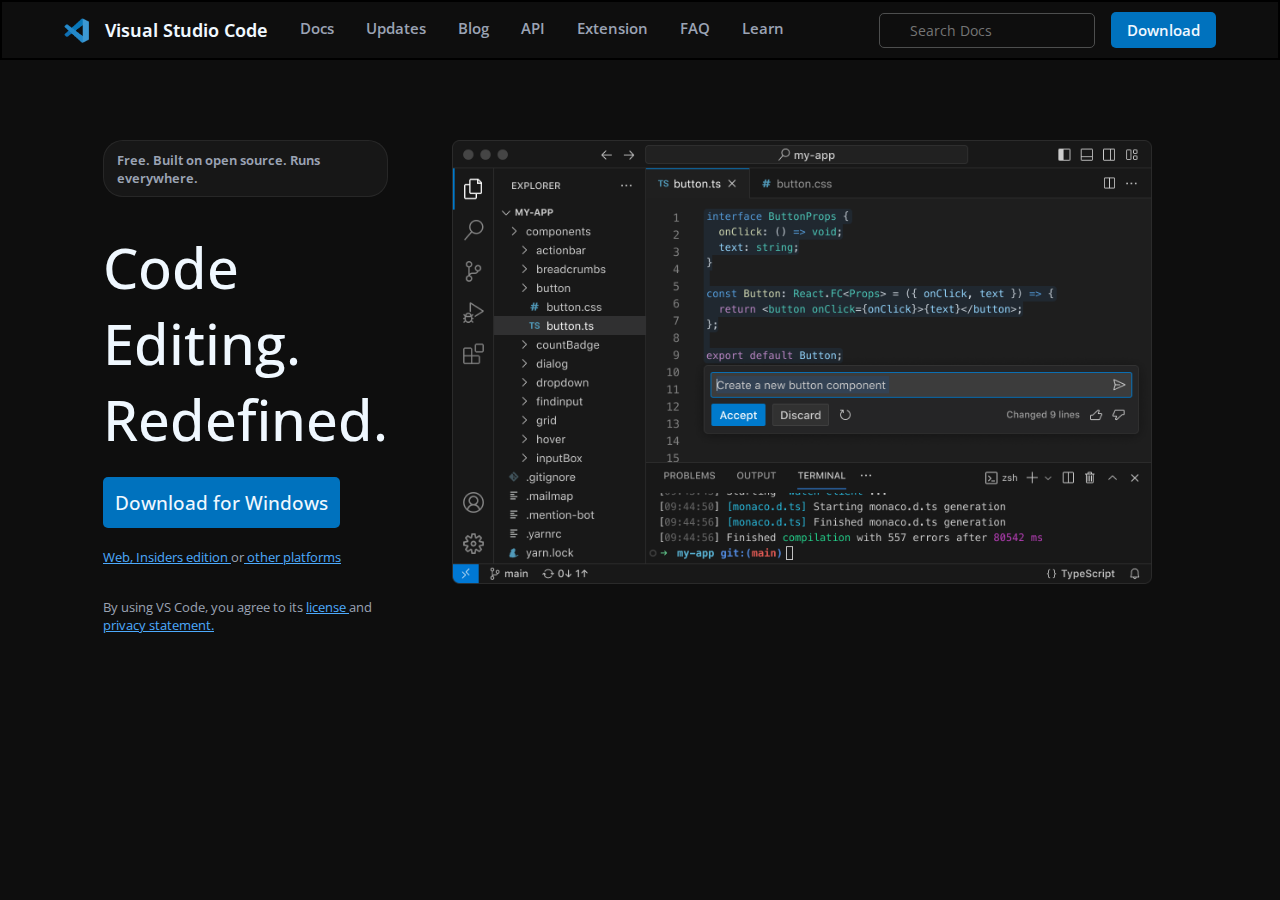
<file: WebDevelopment/Week_0/VSCodeBasix(HTML,CSS)/index.html>
<!DOCTYPE html>
<html lang="en">
<head>
    <meta charset="UTF-8">
    <meta name="viewport" content="width=device-width, initial-scale=1.0">
    <link rel="stylesheet" href="style.css">
    <link rel="shortcut icon" href="img/icon.png" type="image/x-icon">
    <link rel="stylesheet" href="https://cdnjs.cloudflare.com/ajax/libs/font-awesome/6.6.0/css/all.min.css" integrity="sha512-Kc323vGBEqzTmouAECnVceyQqyqdsSiqLQISBL29aUW4U/M7pSPA/gEUZQqv1cwx4OnYxTxve5UMg5GT6L4JJg==" crossorigin="anonymous" referrerpolicy="no-referrer" />
    <title>Visual Studio Code - Code Editing. Redefined</title>
</head>
<body>
    <header>
        <div class="header">
            <div class="tabs">
                <ul>
                    <img src="img/icon.png" class="lg" width="25px" height="25px" alt=""> 

                    <li><a href="#" class="cname">  Visual Studio Code</a></li>
                    <li><a href="#" class="tabs" >Docs</a></li>
                    <li><a href="#" class="tabs">Updates</a></li>
                    <li><a href="#" class="tabs">Blog</a></li>
                    <li><a href="#" class="tabs">API</a></li>
                    <li><a href="#" class="tabs">Extension</a></li>
                    <li><a href="#" class="tabs">FAQ</a></li>
                    <li><a href="#" class="tabs">Learn</a></li>
                </ul>
            </div>
            <div class="inptdown fontpassword">
                <i class="fa-solid fa-magnifying-glass fa-s"></i>
               <input type="search" name="" id="inpt" placeholder="Search Docs">
               <a href="#" class="sbtn">Download</a> 
            </div>
        </div>
    </header>
    <main>
        <div class="contain">
            <div class="heroimg">
                <img src="img/hero.png" width="700px" alt="">
            </div>
            <div class="herotxt">
                <span class="tgline">Free. Built on open source. Runs everywhere.</span>
                <h1>Code Editing. Redefined.</h1>
                <div class="btnside">
                <a href="#" class="btn">Download for Windows</a>
                
                <p><a href="#" class="link">Web, </a><a href="#" class="link">Insiders edition </a>or<a href="#" class="link"> other platforms</a></p>

                <p>By using VS Code, you agree to its <a href="#" class="link"> license </a> and <a href="#" class="link">privacy statement.</a></p>
            </div>
            </div>
        </div>
    </main>
</body>
</html>
</file>
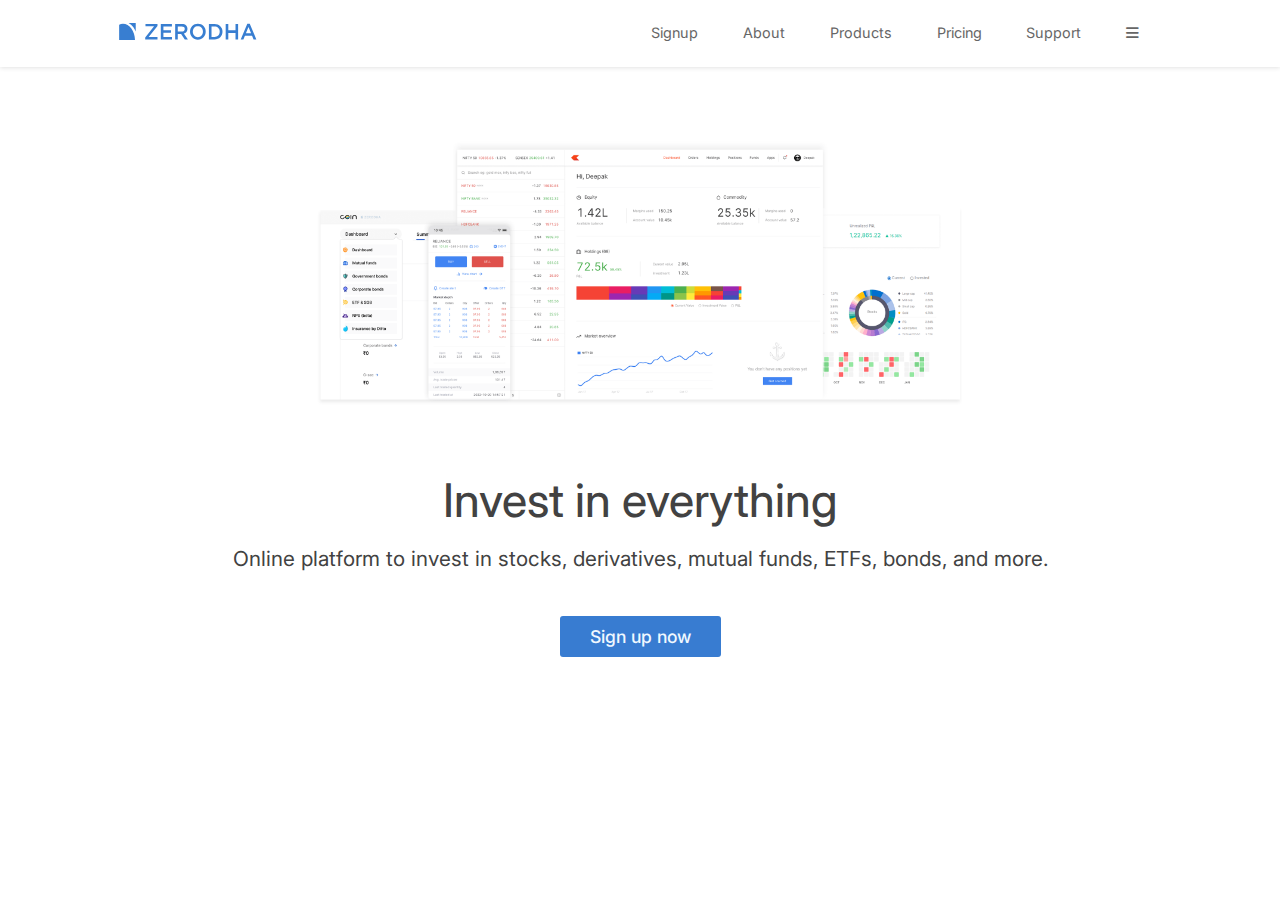
<file: WebDevelopment/Week_0/ZerodhaBasic(HTML,CSS)/index.html>
<!DOCTYPE html>
<html lang="en">

<head>
    <meta charset="UTF-8">
    <meta name="viewport" content="width=device-width, initial-scale=1.0">
    <title>Zerodha - Online stock trading at lowest prices from India&#x27;s biggest stock broker &ndash; Zerodha
    </title>
    <link rel="shortcut icon" href="img/favicon.png" type="image/x-icon">
    <link rel="stylesheet" href="style.css">
    <link rel="stylesheet" href="https://cdnjs.cloudflare.com/ajax/libs/font-awesome/6.6.0/css/all.min.css">
</head>

<body>
    <header>
            <div class="header">
                <div class="logo">
                    <img src="img/logo.svg" class="lg" width="140px" alt="">
                </div>
                <div class="tiles">
                    <ul>
                        <li><a href="">Signup</a></li>
                        <li><a href="">About</a></li>
                        <li><a href="">Products</a></li>
                        <li><a href="">Pricing</a></li>
                        <li><a href="">Support</a></li>
                        <li><a href=""><i class="fa-solid fa-bars"></i></a></li>
                    </ul>
                </div>
            </div>
    </header>
    <main>
        <div class="contain">
            <img src="img/landing.png" alt="" class="landing">
            <h1>Invest in everything</h1>
            <h5>Online platform to invest in stocks, derivatives, mutual funds, ETFs, bonds, and more.            </h5>
            <a href="#" class="btn">Sign up now</a>
        </div>
    </main>
    <br>
    <br>
    <br>
</body>

</html>
</file>
<file: WebDevelopment/Week_0/VSCodeBasix(HTML,CSS)/style.css>
@import url('https://fonts.googleapis.com/css2?family=Open+Sans:ital,wght@0,300..800;1,300..800&display=swap');

* {
    margin: 0;
    padding: 0;
    box-sizing: border-box;
}

html {
    font-family: "Open Sans", sans-serif;
}

body {
    background-color: #0e0e0e;
}

li {
    list-style: none;
    margin: 16px;
}

a {
    text-decoration: none;
    color: #9ba3b4;
}

.header,
ul {
    display: flex;
    flex-direction: row;
    justify-content: space-evenly;
}

header {
    border: 2px solid black;
}


.cname {
    font-weight: 650;
    color: aliceblue;
    font-size: 1.1rem;
}

.tabs {
    font-size: 0.95rem;
    align-items: center;
    font-weight: 600;
}

.contain {
    margin-top: 5rem;
    display: flex;
    flex-direction: row-reverse;
    justify-content: space-between;
    margin-left: 8rem;
    margin-right: 8rem;

}

h1 {
    color: aliceblue;
    font-size: 3.5rem;
    font-weight: 500;
    margin-bottom: 2rem;
    margin-top: 2rem;

}

.tgline {
    color: #9ba3b4;
    border: 0.1px solid rgba(255, 255, 255, 0.07);
    background-color: rgba(255, 255, 255, 0.04);
    font-size: 0.8rem;
    font-weight: 650;
    padding: 0.6rem;
    padding-left: 0.8rem;
    padding-right: 0.8rem;

    border-radius: 20px;
    display: inline-block;

}

.herotxt {
    margin-right: 4rem;

}

.btn {
    padding: 12px;
    font-size: 1.2rem;
    font-weight: 500;
    background-color: #0072be;
    color: aliceblue;
    border-radius: 5px;
}

.sbtn {
    padding: 0.5rem 1rem 0.5rem 1rem;
    background-color: #0072be;
    color: aliceblue;
    border-radius: 5px;
    font-size: 0.95rem;
    font-weight: 600;
    margin-left: 1rem;
    margin-right: auto;
    display: block;

}

#inpt {
    display: block;
    margin-left: 1rem;

    
}

input {
    all: unset;
    border: 1px solid #4d4e4e;
    font-size: 0.85rem;
    padding: 4px 8px 4px 8px;
    border-radius: 5px;
    /* background: url() no-repeat scroll 7px 7px; */
    padding-top: 7px;
    padding-bottom: 7px;
    padding-left:30px;  
}
.inptdown{
    display: flex;
    justify-content: space-evenly;
    align-items: center;
}
p {
    margin-top: 2rem;
    background-color: #0e0e0e;
    color: #9ba3b4;
    font-size: 0.8rem;
}

.link {
    color: #4daafc;
    text-decoration: underline;
}

.lg {
    align-self: center;
}
.fontpassword {
    position: relative;
}

.fontpassword i{
    position: absolute;
    left: 25px;
    /* top: 40px; */
    color: gray;
}
</file>
<file: WebDevelopment/Week_0/ZerodhaBasic(HTML,CSS)/style.css>
@import url('https://fonts.googleapis.com/css2?family=Inter:ital,opsz,wght@0,14..32,100..900;1,14..32,100..900&display=swap');

*{
    margin: 0;
    padding: 0;
    box-sizing: border-box;
}

html{
    font-family:"Inter", sans-serif;
}

a{
    text-decoration: none;
    font-size: 0.9rem;
    color: #666;

}

li{
    list-style: none;
    padding-left: 1.4rem;
    padding-right: 1.4rem;
}

ul{
    display: flex;
    flex-direction: row;
    justify-content: space-evenly;
}

.lg{
    align-items: center;
}

.header{
    display: flex;
    flex-direction: row;
    justify-content: space-between;
    padding: 1.4rem;

    margin-left: 6rem;
    margin-right: 6rem;
}

header{
    box-shadow: 0px 0px 5px 0px rgba(56, 56, 56, 0.2);
    position: sticky;
    top: 0;
    background-color: white;
    width: 100%;
}

.landing{
    width: 55%;
    margin-top: 3.4rem;
    margin-bottom: 3.4rem;
}

h1{
    font-size: 2.9rem;
    font-weight: 450;
    color: #424242;
    margin-bottom: 0.5rem;
}

h5{
    margin: 10px 0px 20px;
    font-size: 1.3rem;
    color: #424242;
    font-weight: 400;
}

.contain{
    display: flex;
    flex-direction: column;
    align-items: center;
}

.btn{
    background-color: #387CD1;
    color: aliceblue;
    font-size: 1.1rem;
    font-weight: 500;
    margin: 25px 0 0;
    padding: 10px 30px;
    border-radius: 3px;
}
</file>
